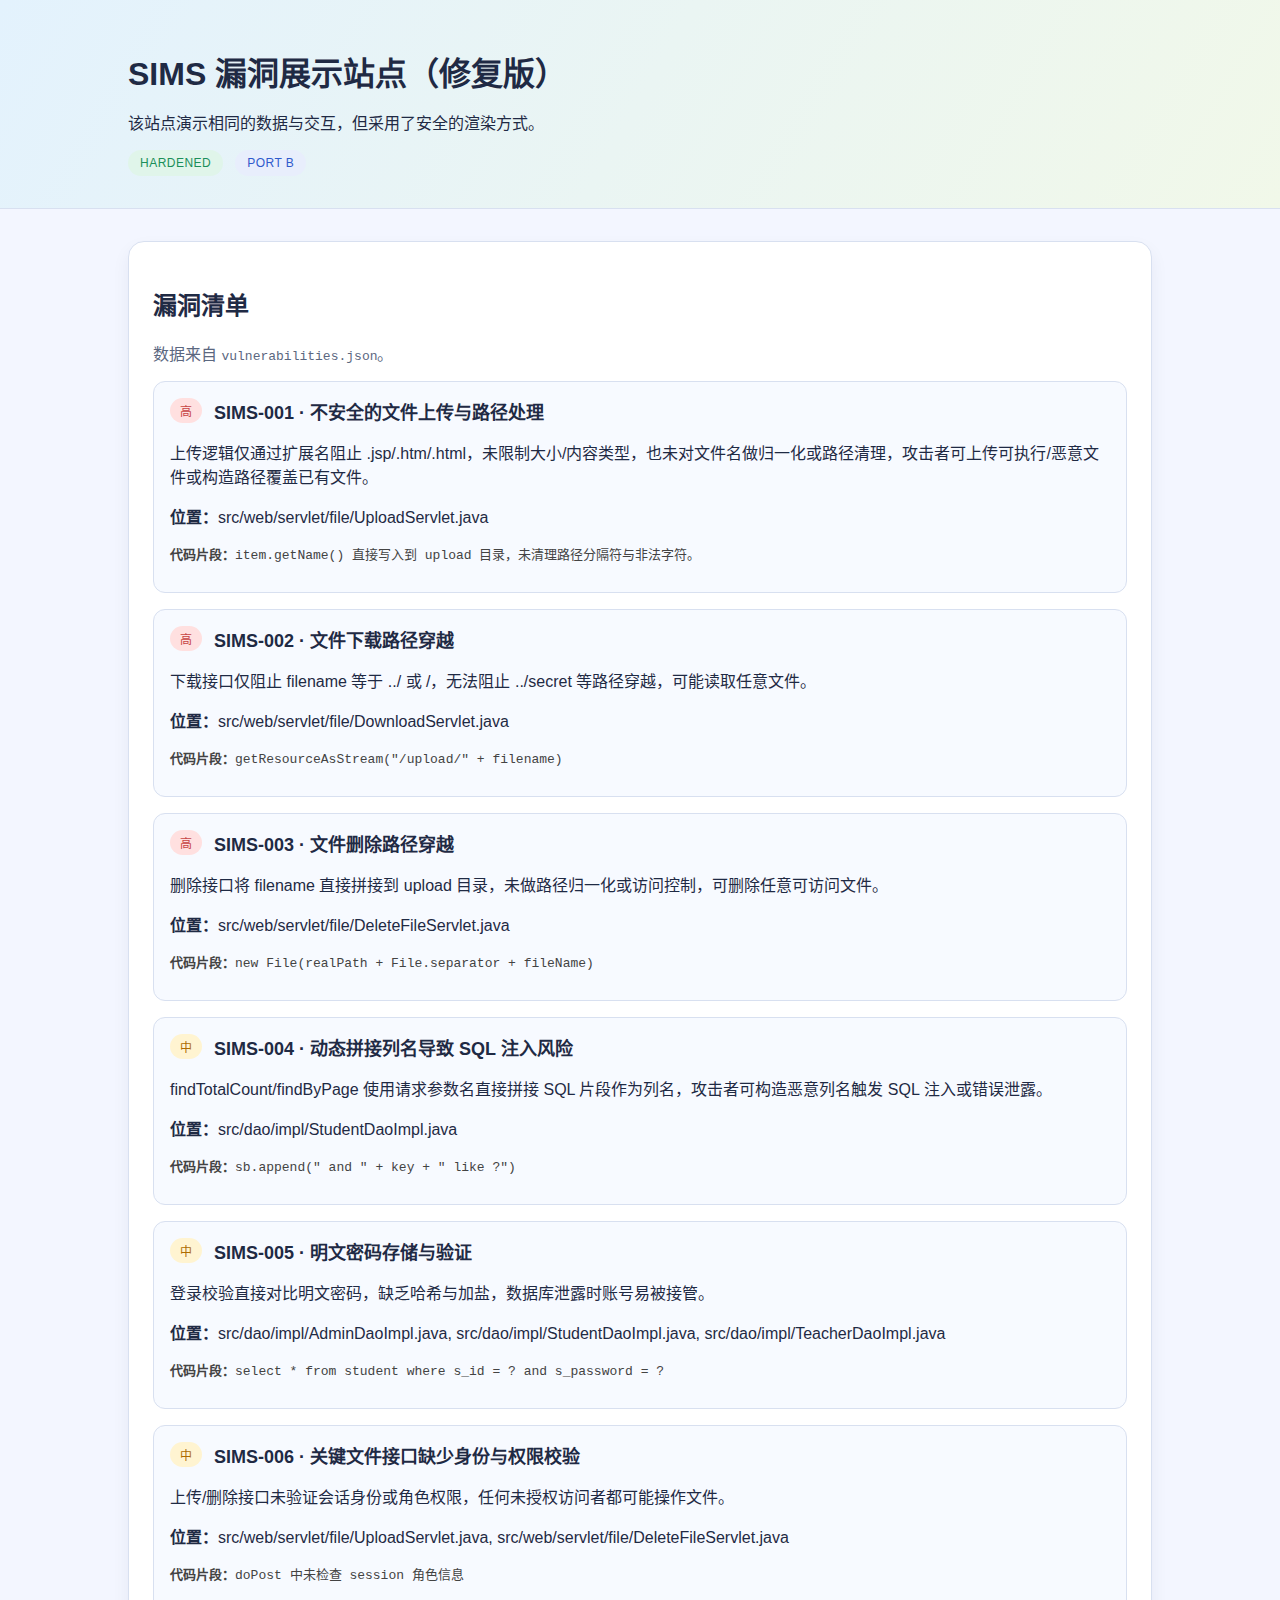
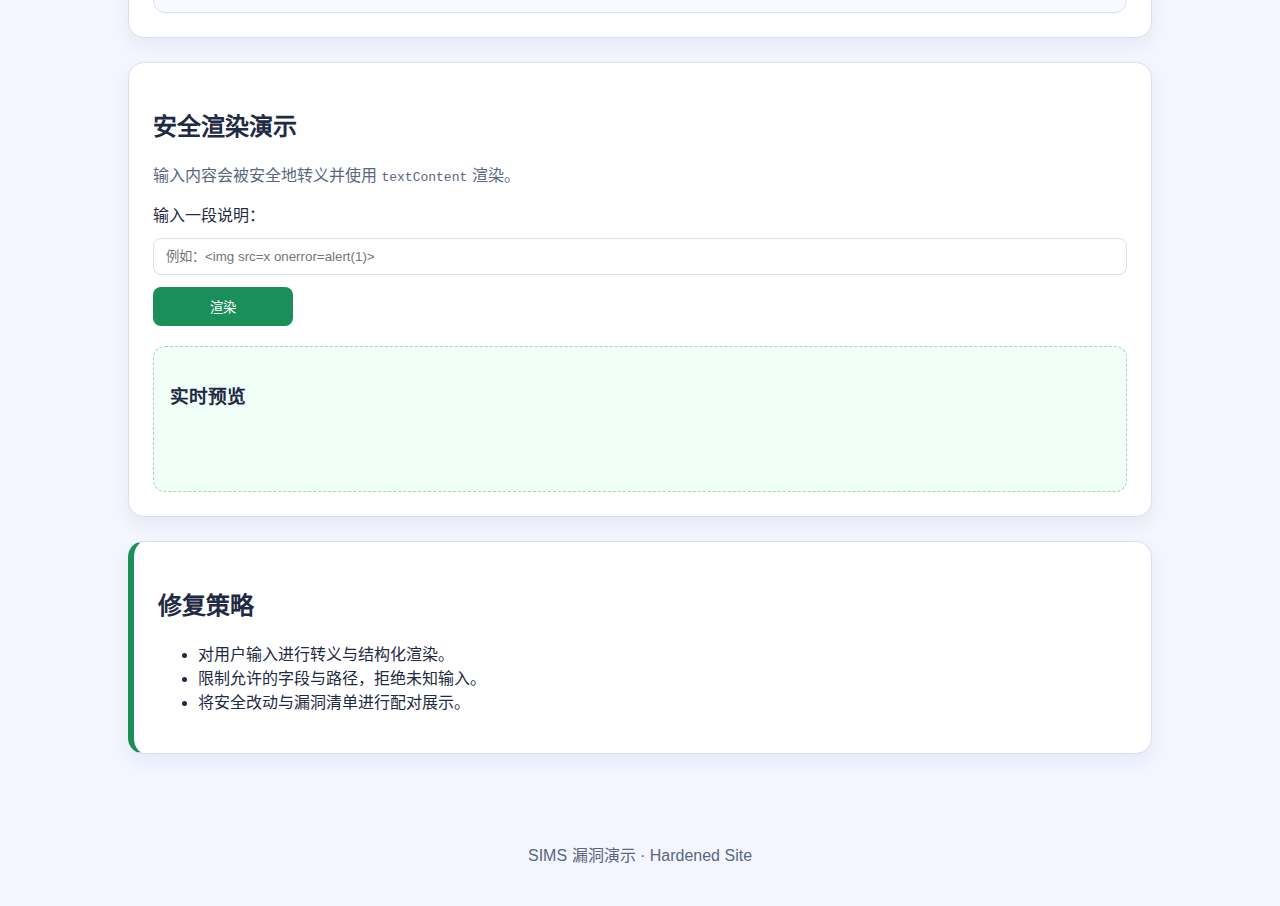
<file: vuln_demo/fixed/index.html>
<!DOCTYPE html>
<html lang="zh-CN">
<head>
  <meta charset="UTF-8" />
  <meta name="viewport" content="width=device-width, initial-scale=1" />
  <title>SIMS 漏洞展示站点（修复版）</title>
  <link rel="stylesheet" href="styles.css" />
</head>
<body>
  <header class="hero">
    <h1>SIMS 漏洞展示站点（修复版）</h1>
    <p>该站点演示相同的数据与交互，但采用了安全的渲染方式。</p>
    <div class="badge-row">
      <span class="badge safe">Hardened</span>
      <span class="badge">Port B</span>
    </div>
  </header>

  <main>
    <section class="panel">
      <h2>漏洞清单</h2>
      <p class="muted">数据来自 <code>vulnerabilities.json</code>。</p>
      <div id="vuln-list" class="vuln-list" aria-live="polite"></div>
    </section>

    <section class="panel">
      <h2>安全渲染演示</h2>
      <p class="muted">输入内容会被安全地转义并使用 <code>textContent</code> 渲染。</p>
      <form id="note-form" class="note-form">
        <label for="note">输入一段说明：</label>
        <input id="note" name="note" type="text" placeholder="例如：<img src=x onerror=alert(1)>" />
        <button type="submit">渲染</button>
      </form>
      <div class="note-preview">
        <h3>实时预览</h3>
        <div id="note-output" class="note-output"></div>
      </div>
    </section>

    <section class="panel info">
      <h2>修复策略</h2>
      <ul>
        <li>对用户输入进行转义与结构化渲染。</li>
        <li>限制允许的字段与路径，拒绝未知输入。</li>
        <li>将安全改动与漏洞清单进行配对展示。</li>
      </ul>
    </section>
  </main>

  <footer>
    <p>SIMS 漏洞演示 · Hardened Site</p>
  </footer>

  <script src="app.js"></script>
</body>
</html>
</file>
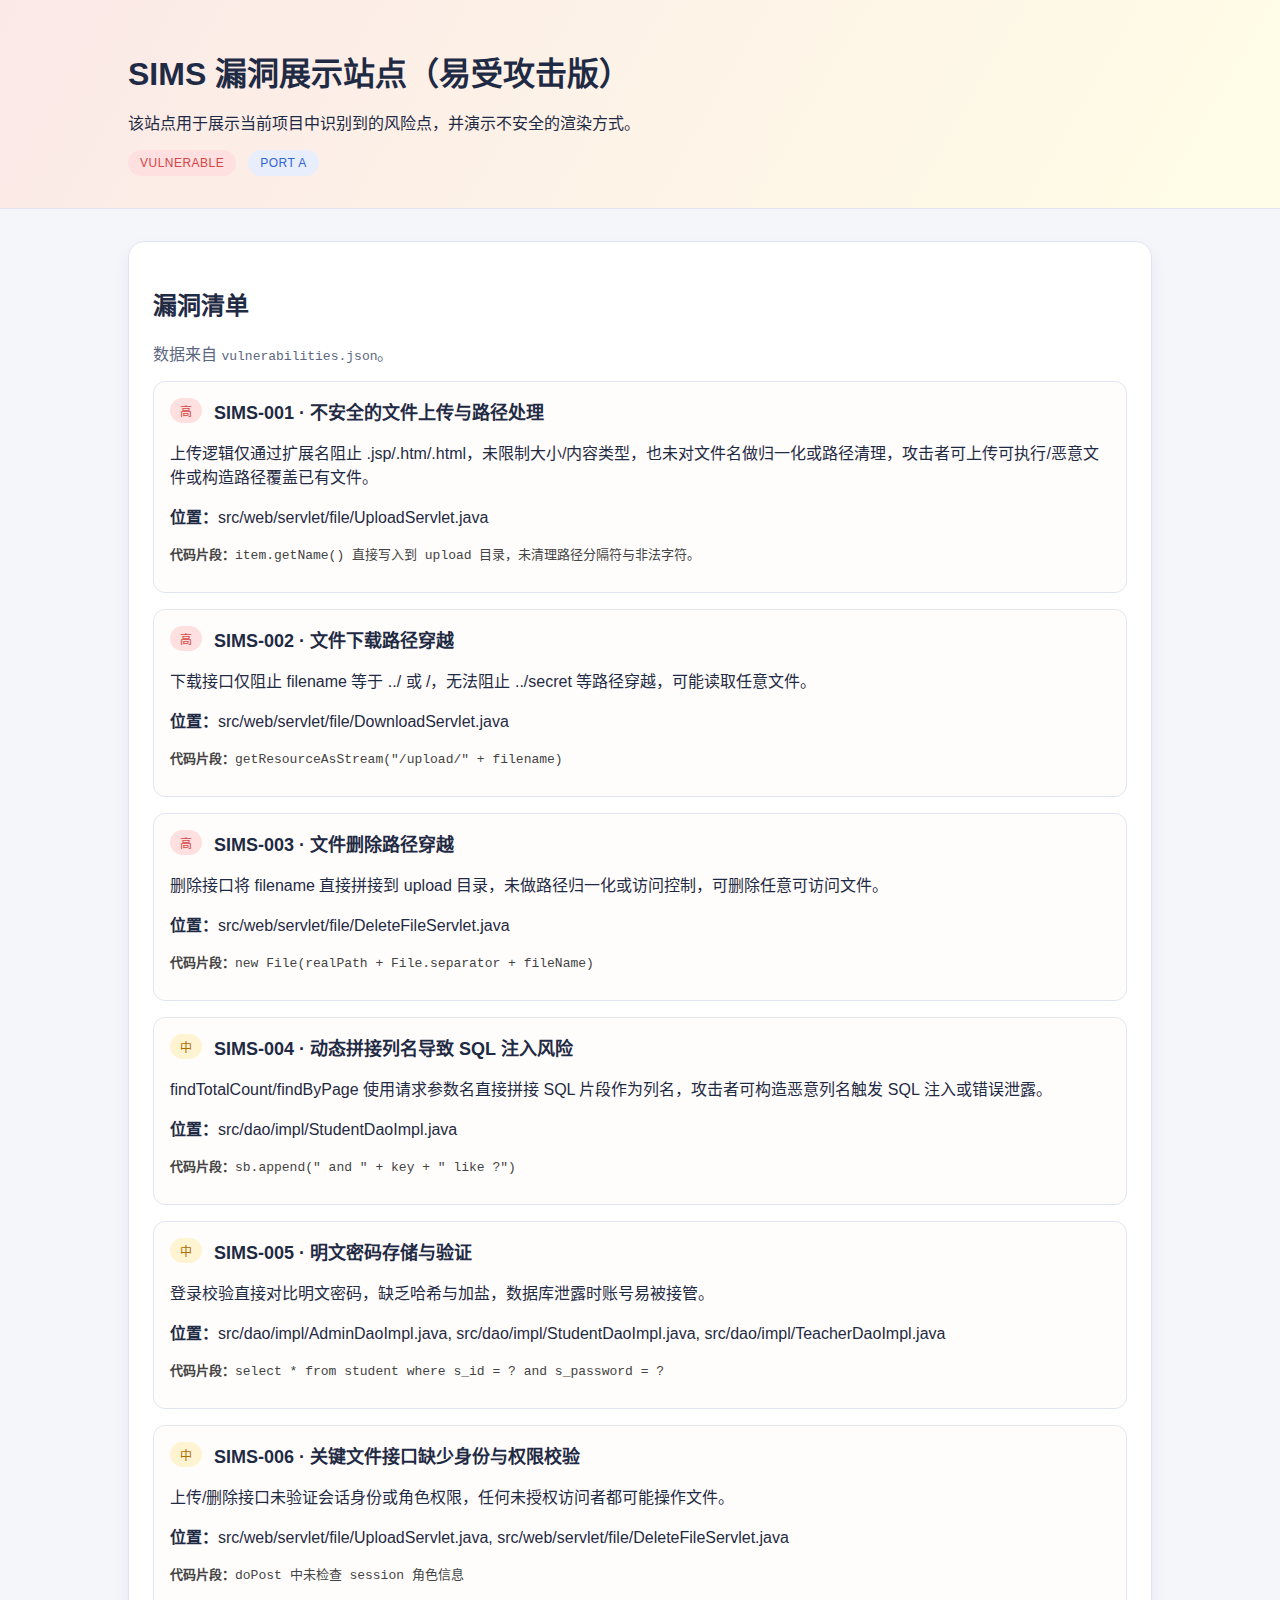
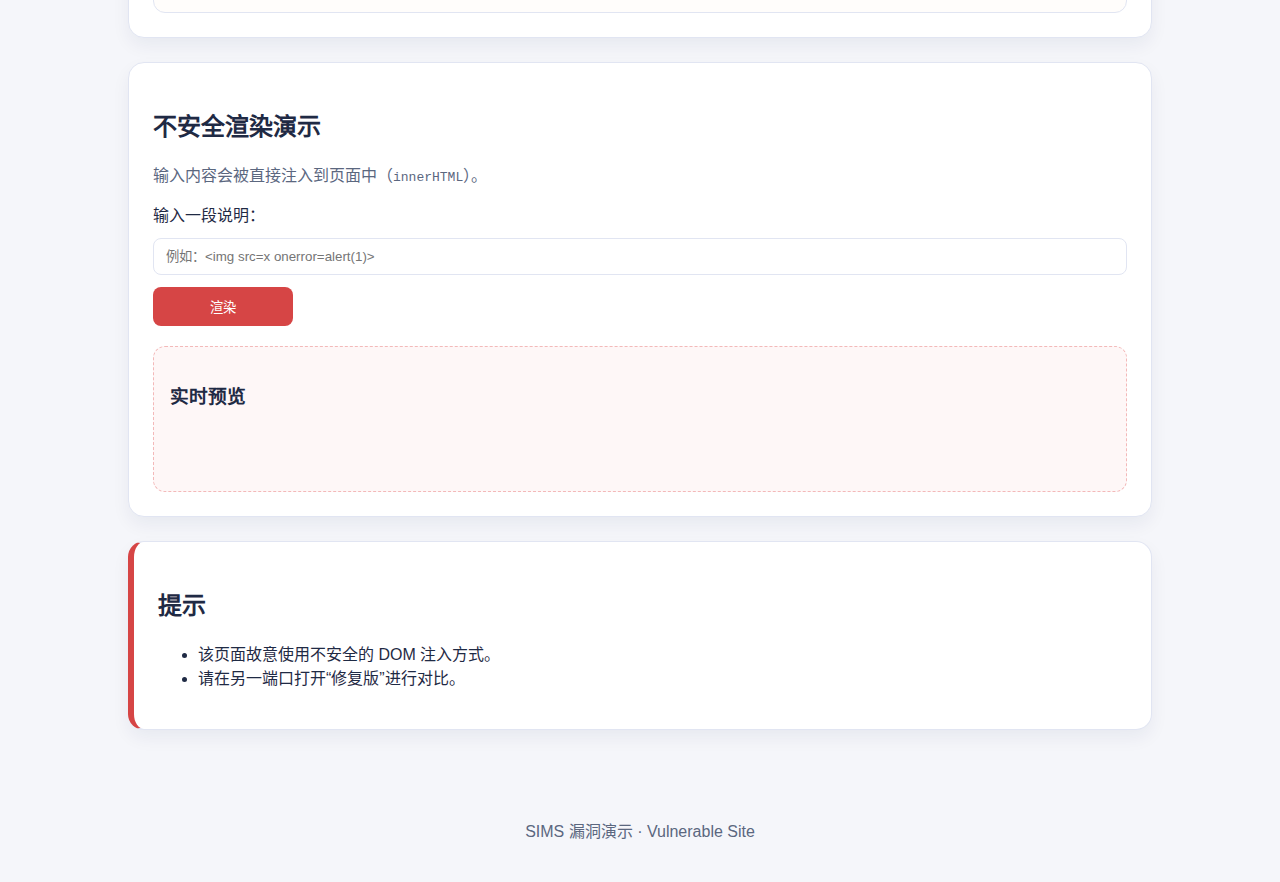
<file: vuln_demo/vulnerable/index.html>
<!DOCTYPE html>
<html lang="zh-CN">
<head>
  <meta charset="UTF-8" />
  <meta name="viewport" content="width=device-width, initial-scale=1" />
  <title>SIMS 漏洞展示站点（易受攻击版）</title>
  <link rel="stylesheet" href="styles.css" />
</head>
<body>
  <header class="hero">
    <h1>SIMS 漏洞展示站点（易受攻击版）</h1>
    <p>该站点用于展示当前项目中识别到的风险点，并演示不安全的渲染方式。</p>
    <div class="badge-row">
      <span class="badge danger">Vulnerable</span>
      <span class="badge">Port A</span>
    </div>
  </header>

  <main>
    <section class="panel">
      <h2>漏洞清单</h2>
      <p class="muted">数据来自 <code>vulnerabilities.json</code>。</p>
      <div id="vuln-list" class="vuln-list" aria-live="polite"></div>
    </section>

    <section class="panel">
      <h2>不安全渲染演示</h2>
      <p class="muted">输入内容会被直接注入到页面中（<code>innerHTML</code>）。</p>
      <form id="note-form" class="note-form">
        <label for="note">输入一段说明：</label>
        <input id="note" name="note" type="text" placeholder="例如：<img src=x onerror=alert(1)>" />
        <button type="submit">渲染</button>
      </form>
      <div class="note-preview">
        <h3>实时预览</h3>
        <div id="note-output" class="note-output"></div>
      </div>
    </section>

    <section class="panel info">
      <h2>提示</h2>
      <ul>
        <li>该页面故意使用不安全的 DOM 注入方式。</li>
        <li>请在另一端口打开“修复版”进行对比。</li>
      </ul>
    </section>
  </main>

  <footer>
    <p>SIMS 漏洞演示 · Vulnerable Site</p>
  </footer>

  <script src="app.js"></script>
</body>
</html>
</file>
<file: vuln_demo/fixed/styles.css>
:root {
  color-scheme: light;
  font-family: "Segoe UI", "PingFang SC", sans-serif;
  --bg: #f3f6ff;
  --panel: #ffffff;
  --border: #d8e0f0;
  --text: #1f2a44;
  --muted: #5b677f;
  --safe: #1b8f5a;
  --accent: #2f5acc;
}

* {
  box-sizing: border-box;
}

body {
  margin: 0;
  background: var(--bg);
  color: var(--text);
}

.hero {
  padding: 48px 10vw 32px;
  background: linear-gradient(120deg, #e3f2fd, #f1f8e9);
  border-bottom: 1px solid var(--border);
}

.hero h1 {
  margin: 0 0 12px;
  font-size: 32px;
}

.badge-row {
  display: flex;
  gap: 12px;
  margin-top: 16px;
}

.badge {
  padding: 6px 12px;
  border-radius: 999px;
  background: #e8eefc;
  color: var(--accent);
  font-size: 12px;
  text-transform: uppercase;
  letter-spacing: 0.04em;
}

.badge.safe {
  background: #e0f5ea;
  color: var(--safe);
}

main {
  padding: 32px 10vw 48px;
  display: grid;
  gap: 24px;
}

.panel {
  background: var(--panel);
  border: 1px solid var(--border);
  border-radius: 16px;
  padding: 24px;
  box-shadow: 0 8px 18px rgba(17, 38, 90, 0.06);
}

.panel.info {
  border-left: 6px solid var(--safe);
}

.muted {
  color: var(--muted);
}

.vuln-list {
  display: grid;
  gap: 16px;
  margin-top: 16px;
}

.vuln-card {
  border: 1px solid var(--border);
  border-radius: 12px;
  padding: 16px;
  background: #f7faff;
}

.vuln-card header {
  display: flex;
  align-items: center;
  gap: 12px;
}

.vuln-card h3 {
  margin: 0;
  font-size: 18px;
}

.pill {
  padding: 4px 10px;
  border-radius: 999px;
  font-size: 12px;
  background: #f0f0f0;
}

.severity-高 {
  background: #ffe0e0;
  color: #c74444;
}

.severity-中 {
  background: #fff4d1;
  color: #ad6b00;
}

.note-form {
  display: grid;
  gap: 12px;
  margin-top: 16px;
}

.note-form input {
  padding: 10px 12px;
  border-radius: 8px;
  border: 1px solid var(--border);
}

.note-form button {
  width: 140px;
  padding: 10px 12px;
  border: none;
  border-radius: 8px;
  background: var(--safe);
  color: white;
  cursor: pointer;
}

.note-preview {
  margin-top: 20px;
  padding: 16px;
  border-radius: 12px;
  background: #f0fff8;
  border: 1px dashed #9ed9b7;
}

.note-output {
  margin-top: 12px;
  min-height: 48px;
}

.example {
  font-family: "Courier New", monospace;
  font-size: 13px;
  color: #434343;
}

footer {
  padding: 24px 10vw;
  text-align: center;
  color: var(--muted);
}
</file>
<file: vuln_demo/vulnerable/styles.css>
:root {
  color-scheme: light;
  font-family: "Segoe UI", "PingFang SC", sans-serif;
  --bg: #f5f6fa;
  --panel: #ffffff;
  --border: #e1e5f2;
  --text: #1f2a44;
  --muted: #5b677f;
  --danger: #d64545;
  --accent: #3165d4;
}

* {
  box-sizing: border-box;
}

body {
  margin: 0;
  background: var(--bg);
  color: var(--text);
}

.hero {
  padding: 48px 10vw 32px;
  background: linear-gradient(120deg, #fbe9e7, #fffde7);
  border-bottom: 1px solid var(--border);
}

.hero h1 {
  margin: 0 0 12px;
  font-size: 32px;
}

.badge-row {
  display: flex;
  gap: 12px;
  margin-top: 16px;
}

.badge {
  padding: 6px 12px;
  border-radius: 999px;
  background: #e8eefc;
  color: var(--accent);
  font-size: 12px;
  text-transform: uppercase;
  letter-spacing: 0.04em;
}

.badge.danger {
  background: #ffe0e0;
  color: var(--danger);
}

main {
  padding: 32px 10vw 48px;
  display: grid;
  gap: 24px;
}

.panel {
  background: var(--panel);
  border: 1px solid var(--border);
  border-radius: 16px;
  padding: 24px;
  box-shadow: 0 8px 18px rgba(17, 38, 90, 0.06);
}

.panel.info {
  border-left: 6px solid var(--danger);
}

.muted {
  color: var(--muted);
}

.vuln-list {
  display: grid;
  gap: 16px;
  margin-top: 16px;
}

.vuln-card {
  border: 1px solid var(--border);
  border-radius: 12px;
  padding: 16px;
  background: #fffdfb;
}

.vuln-card header {
  display: flex;
  align-items: center;
  gap: 12px;
}

.vuln-card h3 {
  margin: 0;
  font-size: 18px;
}

.pill {
  padding: 4px 10px;
  border-radius: 999px;
  font-size: 12px;
  background: #f0f0f0;
}

.severity-高 {
  background: #ffe0e0;
  color: var(--danger);
}

.severity-中 {
  background: #fff4d1;
  color: #ad6b00;
}

.demo {
  margin-top: 16px;
  border-top: 1px dashed #f3b9b9;
  padding-top: 16px;
}

.demo-header {
  display: flex;
  justify-content: space-between;
  gap: 16px;
  align-items: center;
}

.demo-header h4 {
  margin: 0 0 6px;
}

.demo-action {
  background: var(--danger);
  color: #fff;
  border: none;
  border-radius: 8px;
  padding: 8px 14px;
  cursor: pointer;
}

.demo-output {
  margin-top: 12px;
  padding: 12px;
  border-radius: 10px;
  background: #fef7f7;
  border: 1px dashed #f3b9b9;
}

.demo-result {
  margin-top: 8px;
  min-height: 24px;
}

.unsafe {
  color: var(--danger);
  font-weight: 600;
}

.note-form {
  display: grid;
  gap: 12px;
  margin-top: 16px;
}

.note-form input {
  padding: 10px 12px;
  border-radius: 8px;
  border: 1px solid var(--border);
}

.note-form button {
  width: 140px;
  padding: 10px 12px;
  border: none;
  border-radius: 8px;
  background: var(--danger);
  color: white;
  cursor: pointer;
}

.note-preview {
  margin-top: 20px;
  padding: 16px;
  border-radius: 12px;
  background: #fef7f7;
  border: 1px dashed #f3b9b9;
}

.note-output {
  margin-top: 12px;
  min-height: 48px;
}

.example {
  font-family: "Courier New", monospace;
  font-size: 13px;
  color: #434343;
}

footer {
  padding: 24px 10vw;
  text-align: center;
  color: var(--muted);
}
</file>
